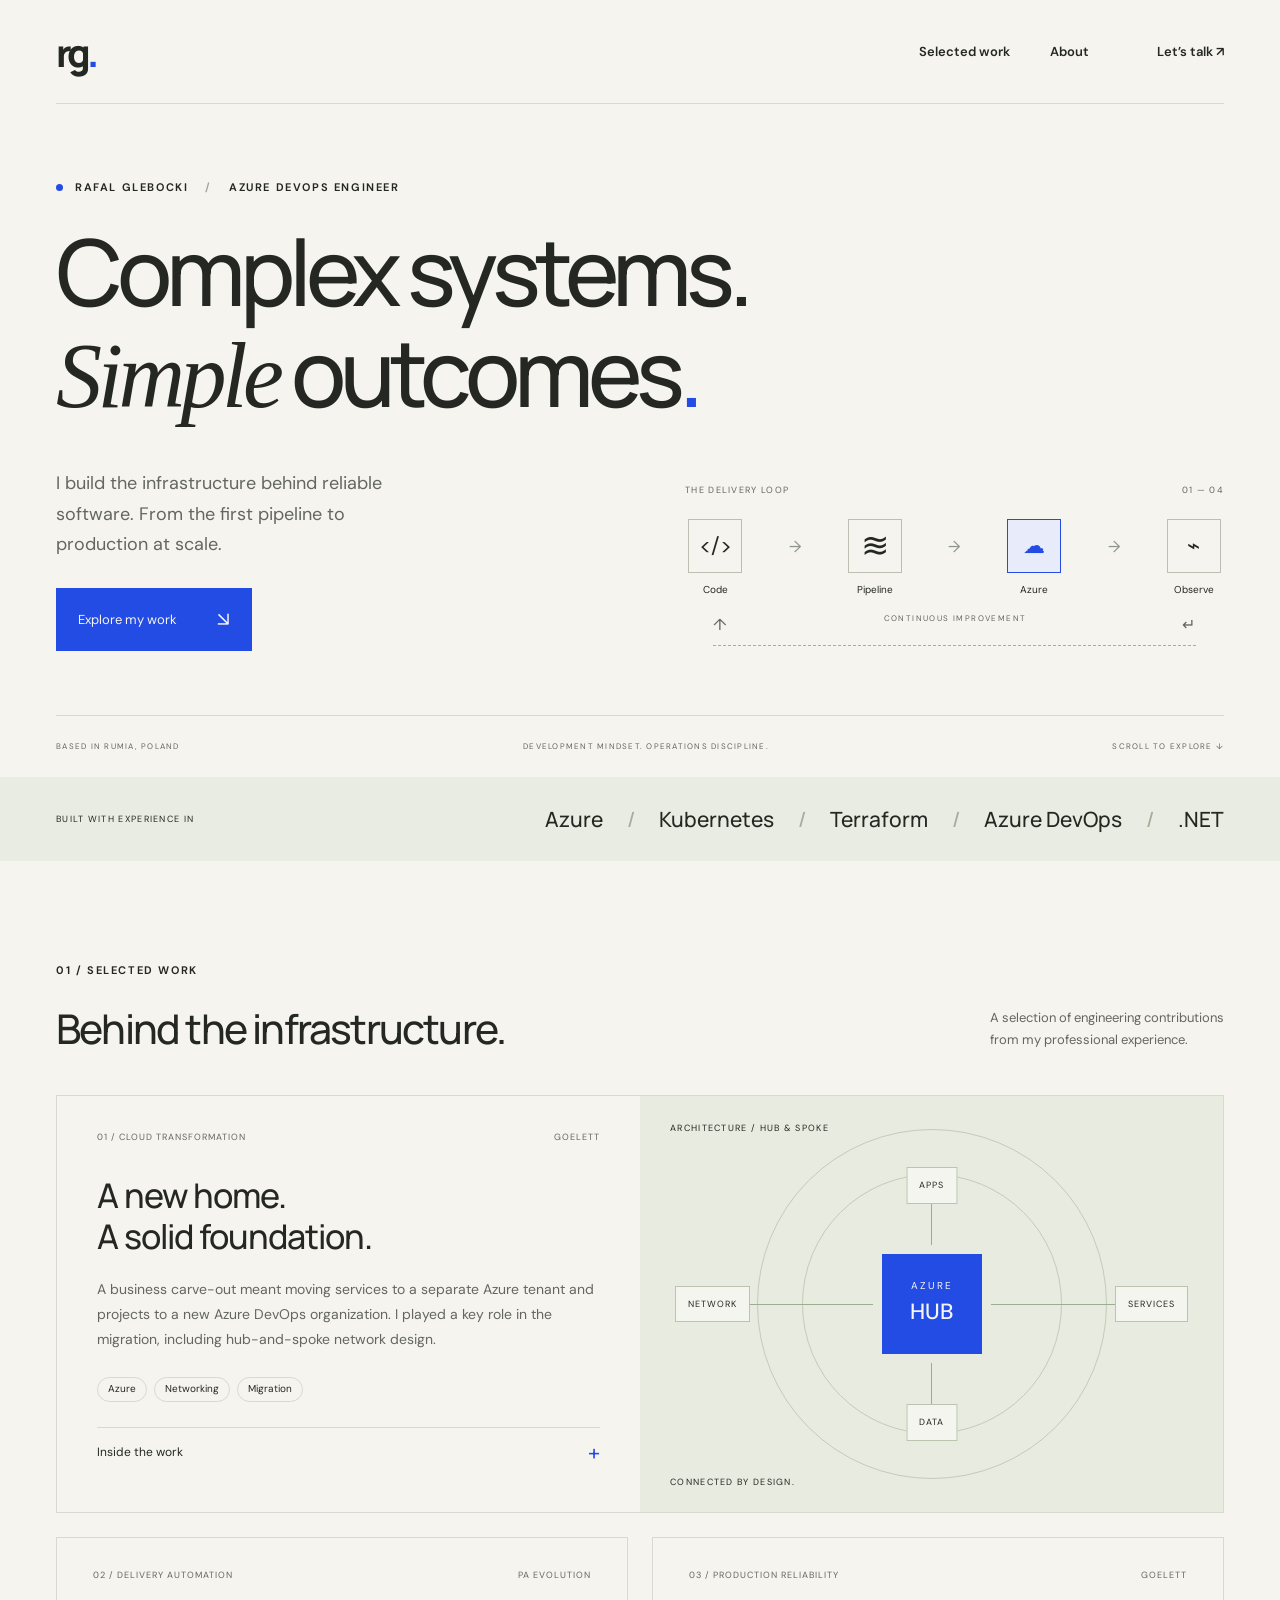
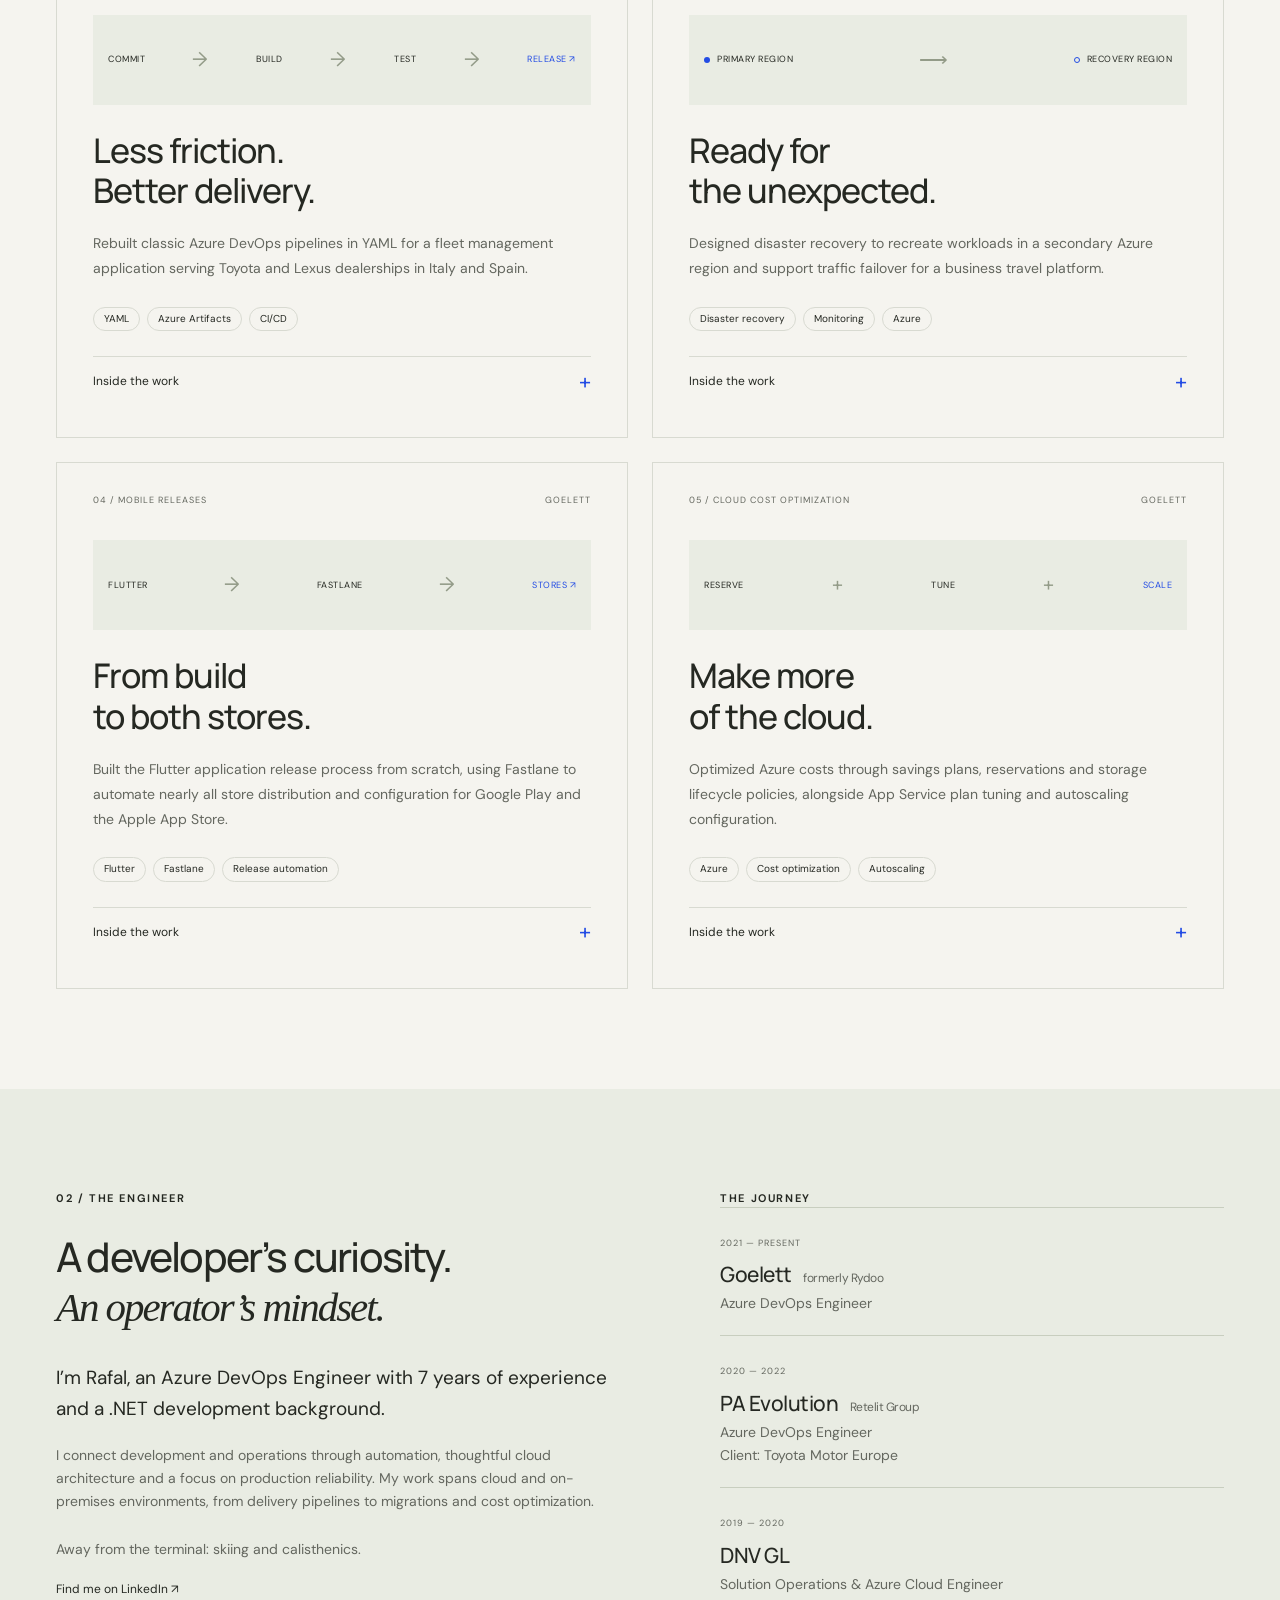
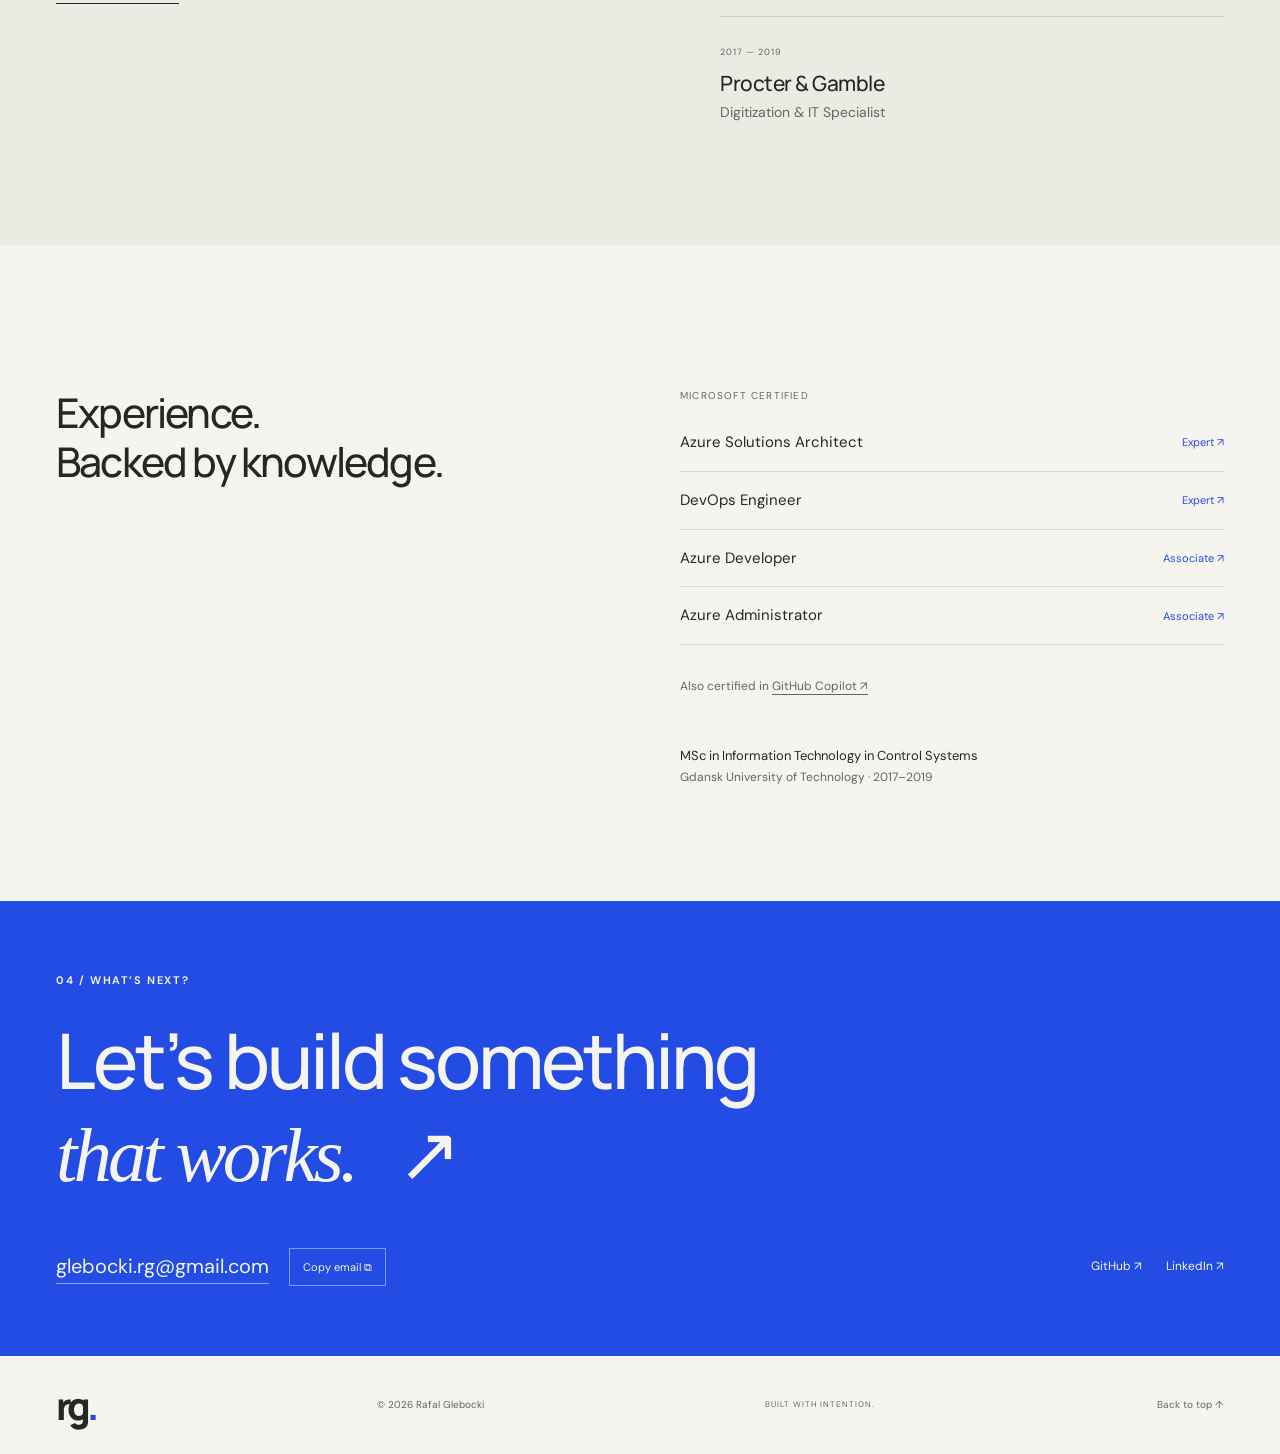
<file: site/index.html>
<!doctype html>
<html lang="en">
<head>
  <meta charset="utf-8">
  <meta name="viewport" content="width=device-width, initial-scale=1">
  <meta name="description" content="Rafal Glebocki, Azure DevOps Engineer. Seven years of experience in cloud infrastructure, CI/CD, Kubernetes and production reliability.">
  <meta name="theme-color" content="#f5f4ef">
  <title>Rafal Glebocki — Azure DevOps Engineer</title>
  <link rel="icon" href="assets/favicon.svg" type="image/svg+xml">
  <link rel="stylesheet" href="assets/style.css">
  <script src="assets/main.js" defer></script>
</head>
<body>
  <a class="skip" href="#main">Skip to content</a>
  <header class="header wrap">
    <a class="wordmark" href="#" aria-label="Rafal Glebocki, home">rg<span>.</span></a>
    <nav aria-label="Main navigation"><a href="#work">Selected work</a><a href="#about">About</a><a href="#contact">Let’s talk <span aria-hidden="true">↗</span></a></nav>
  </header>
  <main id="main">
    <section class="hero wrap" aria-labelledby="hero-title">
      <div class="eyebrow"><span class="dot"></span> RAFAL GLEBOCKI <span class="slash">/</span> AZURE DEVOPS ENGINEER</div>
      <h1 id="hero-title">Complex systems.<br><span class="serif">Simple</span> outcomes<span class="blue">.</span></h1>
      <div class="hero-bottom">
        <div class="intro"><p>I build the infrastructure behind reliable software. From the first pipeline to production at scale.</p><a class="button" href="#work">Explore my work <span aria-hidden="true">↘</span></a></div>
        <div class="architecture" role="img" aria-label="Delivery flow: code, pipeline, Azure cloud, observability, then feedback to code">
          <div class="diagram-top"><span>THE DELIVERY LOOP</span><span>01 — 04</span></div>
          <div class="nodes"><div class="node"><span class="node-icon">&lt;/&gt;</span><span>Code</span></div><span class="connector">→</span><div class="node"><span class="node-icon pipeline">≋</span><span>Pipeline</span></div><span class="connector">→</span><div class="node active"><span class="node-icon">☁</span><span>Azure</span></div><span class="connector">→</span><div class="node"><span class="node-icon">⌁</span><span>Observe</span></div></div>
          <div class="feedback"><span>↑</span><span>CONTINUOUS IMPROVEMENT</span><span>↵</span></div>
        </div>
      </div>
      <div class="hero-footer"><span>BASED IN RUMIA, POLAND</span><span>DEVELOPMENT MINDSET. OPERATIONS DISCIPLINE.</span><a href="#work" aria-label="Scroll to selected work">SCROLL TO EXPLORE ↓</a></div>
    </section>
    <div class="stack-strip"><div class="wrap"><span>BUILT WITH EXPERIENCE IN</span><p>Azure <i>/</i> Kubernetes <i>/</i> Terraform <i>/</i> Azure DevOps <i>/</i> .NET</p></div></div>
    <section id="work" class="work wrap section">
      <div class="section-heading"><div><p class="eyebrow">01 / SELECTED WORK</p><h2>Behind the infrastructure.</h2></div><p>A selection of engineering contributions<br>from my professional experience.</p></div>
      <article class="project featured">
        <div class="project-copy"><div class="project-meta"><span>01 / CLOUD TRANSFORMATION</span><span>GOELETT</span></div><h3>A new home.<br>A solid foundation.</h3><p>A business carve-out meant moving services to a separate Azure tenant and projects to a new Azure DevOps organization. I played a key role in the migration, including hub-and-spoke network design.</p><div class="tags"><span>Azure</span><span>Networking</span><span>Migration</span></div><details><summary>Inside the work <span aria-hidden="true">+</span></summary><p>Contributed to tenant and organization migrations, designed a shared CI/CD approach across applications, and migrated workloads to Azure Kubernetes Service.</p></details></div>
        <div class="network-art" role="img" aria-label="Hub-and-spoke network: central hub connects applications, services and data"><span class="art-caption">ARCHITECTURE / HUB & SPOKE</span><div class="orbit orbit-one"></div><div class="orbit orbit-two"></div><div class="network-line horizontal"></div><div class="network-line vertical"></div><div class="hub">AZURE<br><strong>HUB</strong></div><span class="spoke spoke-top">APPS</span><span class="spoke spoke-right">SERVICES</span><span class="spoke spoke-bottom">DATA</span><span class="spoke spoke-left">NETWORK</span><span class="art-foot">CONNECTED BY DESIGN.</span></div>
      </article>
      <div class="project-pair">
        <article class="project secondary"><div class="project-meta"><span>02 / DELIVERY AUTOMATION</span><span>PA EVOLUTION</span></div><div class="mini-pipeline" aria-hidden="true"><span>COMMIT</span><b>→</b><span>BUILD</span><b>→</b><span>TEST</span><b>→</b><span class="blue">RELEASE ↗</span></div><h3>Less friction.<br>Better delivery.</h3><p>Rebuilt classic Azure DevOps pipelines in YAML for a fleet management application serving Toyota and Lexus dealerships in Italy and Spain.</p><div class="tags"><span>YAML</span><span>Azure Artifacts</span><span>CI/CD</span></div><details><summary>Inside the work <span aria-hidden="true">+</span></summary><p>Integrated SonarCloud analysis, unit tests, semantic versioning, caching and Azure Artifacts. Automated back-merges in a GitFlow workflow to keep development and release branches aligned, and integrated post-release tests with results logged to Datadog.</p></details></article>
        <article class="project secondary"><div class="project-meta"><span>03 / PRODUCTION RELIABILITY</span><span>GOELETT</span></div><div class="region-art" aria-hidden="true"><span><i></i> PRIMARY REGION</span><b>⟶</b><span><i></i> RECOVERY REGION</span></div><h3>Ready for<br>the unexpected.</h3><p>Designed disaster recovery to recreate workloads in a secondary Azure region and support traffic failover for a business travel platform.</p><div class="tags"><span>Disaster recovery</span><span>Monitoring</span><span>Azure</span></div><details><summary>Inside the work <span aria-hidden="true">+</span></summary><p>Maintained monitoring with Application Insights, Grafana and Zabbix. Supported incident and release management, and configured an SRE agent for production monitoring.</p></details></article>
      </div>
      <div class="project-pair">
        <article class="project secondary"><div class="project-meta"><span>04 / MOBILE RELEASES</span><span>GOELETT</span></div><div class="mini-pipeline" aria-hidden="true"><span>FLUTTER</span><b>→</b><span>FASTLANE</span><b>→</b><span class="blue">STORES ↗</span></div><h3>From build<br>to both stores.</h3><p>Built the Flutter application release process from scratch, using Fastlane to automate nearly all store distribution and configuration for Google Play and the Apple App Store.</p><div class="tags"><span>Flutter</span><span>Fastlane</span><span>Release automation</span></div><details><summary>Inside the work <span aria-hidden="true">+</span></summary><p>Created the release process for both Android and iOS, covering automated store distribution and configuration through Fastlane.</p></details></article>
        <article class="project secondary"><div class="project-meta"><span>05 / CLOUD COST OPTIMIZATION</span><span>GOELETT</span></div><div class="mini-pipeline" aria-hidden="true"><span>RESERVE</span><b>+</b><span>TUNE</span><b>+</b><span class="blue">SCALE</span></div><h3>Make more<br>of the cloud.</h3><p>Optimized Azure costs through savings plans, reservations and storage lifecycle policies, alongside App Service plan tuning and autoscaling configuration.</p><div class="tags"><span>Azure</span><span>Cost optimization</span><span>Autoscaling</span></div><details><summary>Inside the work <span aria-hidden="true">+</span></summary><p>Tuned App Service plans to maximize resource utilization and configured autoscaling, alongside savings plans, reservations and storage lifecycle policies.</p></details></article>
      </div>
    </section>
    <section id="about" class="about section"><div class="wrap about-grid"><div><p class="eyebrow">02 / THE ENGINEER</p><h2>A developer’s curiosity.<br><span class="serif">An operator’s mindset.</span></h2><p class="about-intro">I’m Rafal, an Azure DevOps Engineer with 7 years of experience and a .NET development background.</p><p>I connect development and operations through automation, thoughtful cloud architecture and a focus on production reliability. My work spans cloud and on-premises environments, from delivery pipelines to migrations and cost optimization.</p><p class="personal">Away from the terminal: skiing and calisthenics.</p><a class="text-link" href="https://www.linkedin.com/in/rafalglebocki" target="_blank" rel="noreferrer">Find me on LinkedIn ↗</a></div><div class="timeline"><p class="eyebrow">THE JOURNEY</p><div><span>2021 — PRESENT</span><h3>Goelett <small>formerly Rydoo</small></h3><p>Azure DevOps Engineer</p></div><div><span>2020 — 2022</span><h3>PA Evolution <small>Retelit Group</small></h3><p>Azure DevOps Engineer<br>Client: Toyota Motor Europe</p></div><div><span>2019 — 2020</span><h3>DNV GL</h3><p>Solution Operations & Azure Cloud Engineer</p></div><div><span>2017 — 2019</span><h3>Procter & Gamble</h3><p>Digitization & IT Specialist</p></div></div></div></section>
    <section class="credentials section wrap"><p class="eyebrow">03 / CONTINUOUS LEARNING</p><div class="credentials-grid"><h2>Experience.<br>Backed by knowledge.</h2><div><p class="cert-label">MICROSOFT CERTIFIED</p><ul class="certs"><li><a href="https://learn.microsoft.com/api/credentials/share/en-us/RafaGbocki-3863/DA3E8FC1C0306211?sharingId=A9ACE3A2BB12C24C" target="_blank" rel="noopener noreferrer" aria-label="Azure Solutions Architect Expert certificate (opens in a new tab)">Azure Solutions Architect <span>Expert ↗</span></a></li><li><a href="https://learn.microsoft.com/api/credentials/share/en-us/RafaGbocki-3863/6D9B1CD9501C0F1B?sharingId=A9ACE3A2BB12C24C" target="_blank" rel="noopener noreferrer" aria-label="DevOps Engineer Expert certificate (opens in a new tab)">DevOps Engineer <span>Expert ↗</span></a></li><li><a href="https://learn.microsoft.com/api/credentials/share/en-us/RafaGbocki-3863/81DCC0624C2C386D?sharingId=A9ACE3A2BB12C24C" target="_blank" rel="noopener noreferrer" aria-label="Azure Developer Associate certificate (opens in a new tab)">Azure Developer <span>Associate ↗</span></a></li><li><a href="https://learn.microsoft.com/api/credentials/share/en-us/RafaGbocki-3863/DE792975BA708799?sharingId=A9ACE3A2BB12C24C" target="_blank" rel="noopener noreferrer" aria-label="Azure Administrator Associate certificate (opens in a new tab)">Azure Administrator <span>Associate ↗</span></a></li></ul><p class="extra-cert">Also certified in <a href="https://learn.microsoft.com/api/credentials/share/en-us/RafaGbocki-3863/BF554E266FBE7153?sharingId=A9ACE3A2BB12C24C" target="_blank" rel="noopener noreferrer" aria-label="GitHub Copilot certificate (opens in a new tab)">GitHub Copilot ↗</a></p><p class="education">MSc in Information Technology in Control Systems<br><span>Gdansk University of Technology · 2017–2019</span></p></div></div></section>
    <section id="contact" class="contact"><div class="wrap"><p class="eyebrow">04 / WHAT’S NEXT?</p><h2>Let’s build something<br><span class="serif">that works.</span> <span aria-hidden="true">↗</span></h2><div class="contact-bottom"><a class="email" href="mailto:glebocki.rg@gmail.com">glebocki.rg@gmail.com</a><button id="copy-email" type="button">Copy email <span aria-hidden="true">⧉</span></button><span id="copy-status" role="status"></span><div class="socials"><a href="https://github.com/roofiq" target="_blank" rel="noreferrer">GitHub ↗</a><a href="https://www.linkedin.com/in/rafalglebocki" target="_blank" rel="noreferrer">LinkedIn ↗</a></div></div></div></section>
  </main>
  <footer class="wrap footer"><a class="wordmark" href="#" aria-label="Back to top">rg<span>.</span></a><span>© <span id="year">2026</span> Rafal Glebocki</span><span>BUILT WITH INTENTION.</span><a href="#">Back to top ↑</a></footer>
</body>
</html>
</file>
<file: site/assets/style.css>
@import url('https://fonts.googleapis.com/css2?family=DM+Sans:wght@400;450;500;550;600;650;700&family=Manrope:wght@400;500;600;650;700;750;800&display=swap');
:root{--paper:#f5f4ef;--ink:#252822;--muted:#64675f;--line:#d8dad1;--blue:#234ce4;--pale:#e9ece3;--display:'Manrope',sans-serif;--body:'DM Sans',sans-serif}
*{box-sizing:border-box}html{scroll-behavior:smooth;scroll-padding-top:28px}body{margin:0;background:var(--paper);color:var(--ink);font:16px/1.65 var(--body);-webkit-font-smoothing:antialiased}a{color:inherit;text-decoration:none}button{font:inherit}button,a,summary{-webkit-tap-highlight-color:transparent}a:focus-visible,button:focus-visible,summary:focus-visible{outline:3px solid var(--blue);outline-offset:6px}a:hover{color:var(--blue)}::selection{background:#ced6fb}.wrap{width:min(1280px,calc(100% - 112px));margin-inline:auto}.header{height:104px;display:flex;align-items:center;justify-content:space-between;border-bottom:1px solid var(--line)}.wordmark{font:800 38px/1 var(--display);letter-spacing:-4px}.wordmark span{color:var(--blue)}nav{display:flex;gap:40px;font-size:13px;font-weight:600}nav a{padding-block:12px}nav a:last-child{margin-left:28px}.skip{position:absolute;top:-100px;left:20px;background:var(--paper);padding:12px;z-index:10}.skip:focus{top:10px}.hero{padding-top:74px}.eyebrow{font-size:11px;font-weight:650;letter-spacing:1.6px;display:flex;align-items:center;gap:12px;margin:0 0 25px}.dot{width:7px;height:7px;background:var(--blue);border-radius:50%}.slash{color:#a1a498;margin:0 5px}h1,h2,h3,p{margin-top:0}h1,h2,h3{font-family:var(--display);font-weight:500}h1{font-size:clamp(52px,7.2vw,106px);line-height:1.09;letter-spacing:-6px;margin-bottom:42px}.serif{font-family:Georgia,'Times New Roman',serif;font-style:italic;font-weight:400;letter-spacing:-.05em}.blue{color:var(--blue)}.hero-bottom{display:grid;grid-template-columns:1fr 1fr;gap:90px;align-items:center}.intro p{max-width:370px;font-size:18px;line-height:1.7;color:var(--muted);margin-bottom:28px}.button{display:inline-flex;align-items:center;gap:40px;background:var(--blue);color:var(--paper);padding:15px 22px;font-size:13px}.button:hover{background:#1939b5;color:var(--paper)}.button span{font-size:20px}.architecture{padding-top:10px}.diagram-top{display:flex;justify-content:space-between;font-size:9px;letter-spacing:1.3px;color:var(--muted);margin-bottom:22px}.nodes{display:flex;align-items:center;justify-content:space-between}.node{display:flex;flex-direction:column;align-items:center;gap:9px;font-size:10px;min-width:60px}.node-icon{width:54px;height:54px;border:1px solid #babfb1;display:grid;place-items:center;font-size:22px;line-height:1;background:var(--paper)}.node.active .node-icon{border-color:var(--blue);color:var(--blue);background:#e8ecfa}.connector{color:#8f9588;padding-bottom:23px}.pipeline{font-size:34px}.feedback{display:flex;justify-content:space-between;margin:13px 28px 0;border-bottom:1px dashed #a8ae9e;padding-bottom:7px;color:var(--muted);font-size:8px;letter-spacing:1.4px}.feedback span:first-child,.feedback span:last-child{font-size:16px}.hero-footer{display:flex;justify-content:space-between;gap:20px;border-top:1px solid var(--line);padding:24px 0;margin-top:64px;font-size:8px;letter-spacing:1.25px;color:var(--muted)}.stack-strip{background:var(--pale);padding:28px 0}.stack-strip .wrap{display:flex;justify-content:space-between;align-items:center;gap:35px}.stack-strip span{font-size:9px;letter-spacing:1.3px}.stack-strip p{margin:0;font:500 21px var(--display)}.stack-strip i{font-style:normal;color:#a6ad9c;margin:0 20px}.section{padding-block:100px}.section-heading{display:flex;justify-content:space-between;align-items:end;gap:30px;margin-bottom:42px}h2{font-size:clamp(30px,3.2vw,46px);line-height:1.2;letter-spacing:-1.8px;margin-bottom:0}.section-heading>p{font-size:13px;color:var(--muted);margin:0 0 3px}.project{border:1px solid var(--line)}.featured{display:grid;grid-template-columns:1fr 1fr}.project-copy{padding:34px 40px}.project-meta{display:flex;justify-content:space-between;gap:16px;font-size:9px;letter-spacing:1px;color:var(--muted)}h3{font-size:34px;line-height:1.2;letter-spacing:-1px;margin:30px 0 20px}.project p{font-size:14px;color:var(--muted);line-height:1.8}.tags{display:flex;flex-wrap:wrap;gap:7px;margin:25px 0}.tags span{font-size:10px;padding:3px 10px;border:1px solid var(--line);border-radius:20px}.project details{border-top:1px solid var(--line);font-size:12px}.project summary{cursor:pointer;list-style:none;display:flex;justify-content:space-between;align-items:center;min-height:50px}.project summary::-webkit-details-marker{display:none}.project summary span{font-size:22px;color:var(--blue)}details[open] summary span{transform:rotate(45deg)}details p{padding-top:10px}.network-art{position:relative;min-height:400px;overflow:hidden;background:#e7ebe0;background-image:radial-gradient(#bbc4af .7px,transparent .7px);background-size:18px 18px;display:grid;place-items:center}.art-caption,.art-foot{position:absolute;font-size:9px;letter-spacing:1.3px;left:30px}.art-caption{top:25px}.art-foot{bottom:22px}.orbit{position:absolute;border:1px solid #c3ccba;border-radius:50%;width:260px;height:260px}.orbit-two{width:350px;height:350px}.network-line{position:absolute;background:#9dad91}.horizontal{width:72%;height:1px}.vertical{height:65%;width:1px}.hub{z-index:1;background:var(--blue);color:var(--paper);width:100px;height:100px;display:flex;flex-direction:column;justify-content:center;align-items:center;font-size:10px;letter-spacing:2px;box-shadow:0 0 0 9px #e7ebe0}.hub strong{font-size:22px;letter-spacing:0;font-weight:500}.spoke{position:absolute;background:#f3f5ee;border:1px solid #bac5af;padding:10px 12px;font-size:9px;letter-spacing:1px;z-index:1}.spoke-top{top:17%;left:50%;transform:translateX(-50%)}.spoke-bottom{bottom:17%;left:50%;transform:translateX(-50%)}.spoke-left{left:6%}.spoke-right{right:6%}.project-pair{display:grid;grid-template-columns:1fr 1fr;gap:24px;margin-top:24px}.secondary{padding:30px 36px}.mini-pipeline,.region-art{margin-top:32px;min-height:90px;display:flex;align-items:center;justify-content:space-between;gap:8px;font-size:9px;letter-spacing:.5px;background:var(--pale);padding:15px}.mini-pipeline b,.region-art b{font-size:20px;font-weight:400;color:#939b88}.region-art span{display:flex;align-items:center;gap:7px}.region-art i{height:6px;width:6px;background:var(--blue);border-radius:50%}.region-art span:last-child i{background:transparent;border:1px solid var(--blue)}.secondary h3{margin-top:25px}.about{background:var(--pale)}.about-grid{display:grid;grid-template-columns:1.1fr 1fr;gap:110px}.about h2{margin-bottom:30px}.about p:not(.eyebrow){color:var(--muted);font-size:14px}.about p.about-intro{font-size:19px;color:var(--ink)}.about .personal{margin-top:25px}.text-link{font-size:12px;border-bottom:1px solid var(--ink);padding-bottom:6px}.timeline>div{padding:20px 0;border-top:1px solid #c8cebf}.timeline>div>span{font-size:9px;letter-spacing:1px;color:var(--muted)}.timeline h3{font-size:21px;margin:8px 0 5px;letter-spacing:-.5px}.timeline h3 small{font:12px var(--body);color:var(--muted);margin-left:8px}.timeline p{margin-bottom:0}.credentials-grid{display:grid;grid-template-columns:1fr 1fr;gap:80px}.cert-label{font-size:10px;letter-spacing:1.2px;color:var(--muted)}.certs{list-style:none;margin:0;padding:0}.certs li{border-bottom:1px solid var(--line);padding:16px 0;display:flex;justify-content:space-between;gap:18px;font-size:15px}.certs span{font-size:11px;color:var(--blue);white-space:nowrap}.extra-cert{font-size:12px;margin-top:20px;color:var(--muted)}.education{margin-top:36px;font-size:13px}.education span{color:var(--muted);font-size:12px}.contact{background:var(--blue);color:var(--paper);padding:70px 0}.contact h2{font-size:clamp(42px,6vw,82px);letter-spacing:-3px}.contact h2>span:last-child{display:inline-block;margin-left:30px}.contact-bottom{display:flex;align-items:center;flex-wrap:wrap;gap:20px;margin-top:45px}.email{font-size:20px;border-bottom:1px solid #94a6f0}.contact a:hover{color:#c5d0fc}.contact button{cursor:pointer;background:none;border:1px solid #8299ee;color:var(--paper);padding:9px 13px;font-size:11px}.contact button:hover{background:#365ceb}.contact :focus-visible{outline-color:var(--paper)}#copy-status{font-size:12px;max-width:250px}.socials{display:flex;gap:24px;margin-left:auto;font-size:12px}.footer{display:flex;align-items:center;gap:25px;justify-content:space-between;padding-block:30px;font-size:10px;color:var(--muted)}.footer .wordmark{color:var(--ink)}.footer>span:nth-last-child(2){letter-spacing:1px;font-size:8px}.hero h1{animation:enter .8s both}.hero-bottom{animation:enter .8s .1s both}@keyframes enter{from{opacity:0;transform:translateY(15px)}to{opacity:1;transform:translateY(0)}}
@media(min-width:1600px){.hero{padding-top:95px;padding-bottom:10px}}
@media(max-width:1000px){.wrap{width:calc(100% - 64px)}h1{letter-spacing:-4px}.hero-bottom{gap:40px}.stack-strip p{font-size:17px}.stack-strip i{margin:0 10px}.project-copy,.secondary{padding:25px}.about-grid{gap:50px}.hero-footer>span:nth-child(2){display:none}.project-meta{font-size:8px}.credentials-grid{gap:40px}}
@media(max-width:700px){.wrap{width:calc(100% - 40px)}.header{height:80px}.wordmark{font-size:34px}nav{gap:18px;font-size:11px}nav a:last-child{margin-left:0}.hero{padding-top:44px}.eyebrow{font-size:9px;letter-spacing:1px;gap:7px}h1{font-size:clamp(42px,9.5vw,67px);letter-spacing:-2.7px;margin-bottom:28px}.hero-bottom{grid-template-columns:1fr;gap:35px}.intro p{font-size:16px;max-width:360px}.architecture{max-width:420px;width:100%;margin-inline:auto;padding:22px 0 0;border-top:1px solid var(--line)}.hero-footer{margin-top:35px;font-size:7px;padding-block:20px}.stack-strip{padding-block:23px}.stack-strip .wrap{align-items:start;flex-direction:column;gap:14px}.stack-strip p{font-size:15px;line-height:2}.stack-strip i{margin:0 7px}.section{padding-block:65px}.section-heading{display:block;margin-bottom:28px}.section-heading>p{margin-top:20px}.section-heading>p br{display:none}.featured,.project-pair,.about-grid,.credentials-grid{grid-template-columns:1fr}.featured .network-art{min-height:320px;grid-row:1}.network-art .orbit{width:210px;height:210px}.network-art .orbit-two{width:290px;height:290px}.network-art .hub{width:80px;height:80px}.project-copy,.secondary{padding:25px 22px}.project h3{font-size:30px}.project-meta{font-size:8px;letter-spacing:.6px}.project-pair{gap:20px;margin-top:20px}.about-grid{gap:45px}.credentials-grid{gap:35px}.certs li{font-size:13px}.certs span{font-size:10px}.contact{padding-block:55px}.contact h2{letter-spacing:-2px}.contact h2>span:last-child{margin-left:5px}.email{font-size:18px}.contact-bottom{gap:15px}.socials{margin-left:0;width:100%;margin-top:15px}.footer{flex-wrap:wrap;gap:20px}.footer>span:nth-last-child(2){display:none}.footer .wordmark{font-size:30px}.footer>span{margin-right:auto}.footer>a:last-child{margin-left:auto}.mini-pipeline,.region-art{font-size:8px;padding:12px}.region-art span{gap:4px}.node{min-width:48px}.node-icon{width:48px;height:48px}}
.scroll-reveal{transition:opacity 600ms cubic-bezier(.22,1,.36,1),transform 600ms cubic-bezier(.22,1,.36,1)}
.reveal-pending{opacity:0;transform:translateY(24px)}
.scroll-reveal:focus-within{opacity:1;transform:none;transition:none}
@media(min-width:701px){.project-pair>.scroll-reveal:nth-child(2),.about-grid>.scroll-reveal:nth-child(2),.credentials-grid>.scroll-reveal:nth-child(2){transition-delay:80ms}}
@media print{.scroll-reveal{opacity:1;transform:none;transition:none}}
@media(prefers-reduced-motion:reduce){html{scroll-behavior:auto}.scroll-reveal{opacity:1;transform:none}*,*::before,*::after{animation:none!important;transition:none!important}}

.certs li{display:block;padding:0}.certs li a{display:flex;justify-content:space-between;align-items:center;gap:18px;padding:16px 0;min-height:48px}.certs li a:hover{background:var(--pale)}.extra-cert a{display:inline-block;padding-block:12px;text-decoration:underline;text-underline-offset:4px}
</file>
